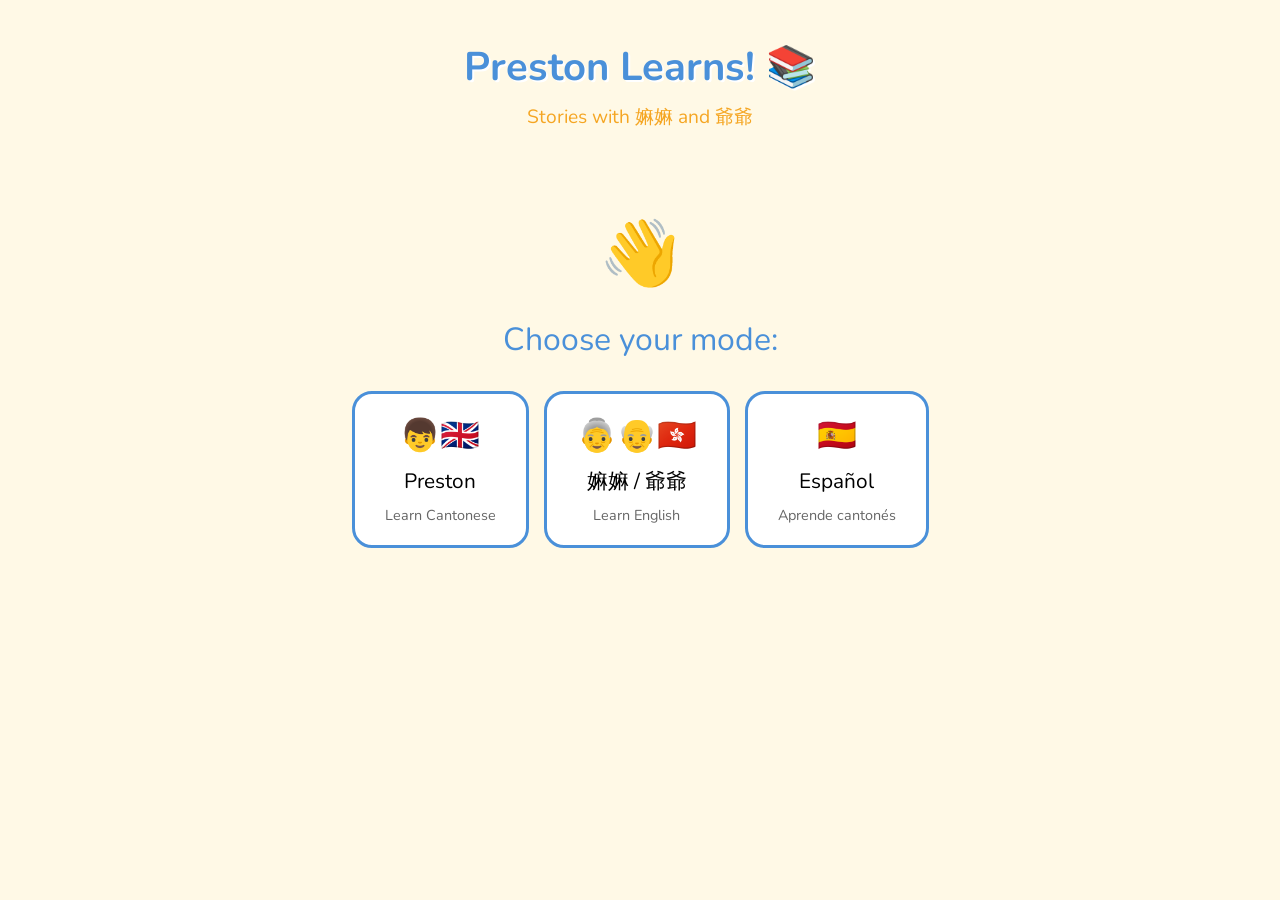
<file: index.html>
<!DOCTYPE html>
<html lang="en">
<head>
  <meta charset="UTF-8">
  <meta name="viewport" content="width=device-width, initial-scale=1.0">
  <meta name="apple-mobile-web-app-capable" content="yes">
  <meta name="apple-mobile-web-app-status-bar-style" content="default">
  <title>Preston Learns 🍎🚒</title>
  <link rel="stylesheet" href="css/style.css">
  <style>
    .welcome-emoji {
      font-size: 4rem;
      margin: 20px 0;
    }
    .greeting {
      font-size: 2rem;
      color: var(--primary);
      margin-bottom: 30px;
    }
    .mode-selector {
      display: flex;
      gap: 15px;
      justify-content: center;
      margin: 30px 0;
      flex-wrap: wrap;
    }
    .mode-btn {
      padding: 20px 30px;
      font-size: 1.3rem;
      border: 3px solid var(--primary);
      border-radius: 20px;
      background: white;
      cursor: pointer;
      transition: all 0.2s;
      font-family: inherit;
    }
    .mode-btn:hover, .mode-btn.active {
      background: var(--primary);
      color: white;
      transform: scale(1.05);
    }
    .mode-btn .flag {
      font-size: 2rem;
      display: block;
      margin-bottom: 10px;
    }
    .mode-description {
      font-size: 0.9rem;
      color: #666;
      margin-top: 10px;
    }
  </style>
</head>
<body>
  <div class="app">
    <header class="header">
      <h1 id="main-title">Preston Learns! 📚</h1>
      <p class="subtitle" id="main-subtitle">Stories with 嫲嫲 and 爺爺</p>
    </header>

    <main class="home">
      <div class="welcome-emoji">👋</div>
      <p class="greeting" id="greeting">Choose your mode:</p>
      
      <div class="mode-selector">
        <button class="mode-btn" onclick="setMode('preston')">
          <span class="flag">👦🇬🇧</span>
          Preston
          <div class="mode-description">Learn Cantonese</div>
        </button>
        <button class="mode-btn" onclick="setMode('grandparents')">
          <span class="flag">👵👴🇭🇰</span>
          嫲嫲 / 爺爺
          <div class="mode-description">Learn English</div>
        </button>
        <button class="mode-btn" onclick="setMode('spanish')">
          <span class="flag">🇪🇸</span>
          Español
          <div class="mode-description">Aprende cantonés</div>
        </button>
      </div>

      <div class="story-cards" id="story-cards" style="display: none;">
        <a href="#" class="story-card" id="card-fruit">
          <div class="emoji">🍎🍇🍌</div>
          <h3 id="card-fruit-title">嫲嫲's Fruit Stand</h3>
          <p id="card-fruit-desc">Learn fruit names!</p>
        </a>

        <a href="#" class="story-card" id="card-firetruck">
          <div class="emoji">🚒🔥🐱</div>
          <h3 id="card-firetruck-title">Firetruck Rescue</h3>
          <p id="card-firetruck-desc">Help rescue kitties and count!</p>
        </a>

        <a href="#" class="story-card" id="card-garbage">
          <div class="emoji">🚛♻️📦</div>
          <h3 id="card-garbage-title">Garbage Truck Day</h3>
          <p id="card-garbage-desc">Learn adding and subtracting!</p>
        </a>

        <a href="#" class="story-card" id="card-mittens">
          <div class="emoji">🐱🐟🍗</div>
          <h3 id="card-mittens-title">Feeding Mittens</h3>
          <p id="card-mittens-desc">Learn what cats can eat!</p>
        </a>

        <a href="#" class="story-card" id="card-baseball">
          <div class="emoji">⚾🏏🏃</div>
          <h3 id="card-baseball-title">Baseball Adventure</h3>
          <p id="card-baseball-desc">Learn baseball words in Cantonese!</p>
        </a>

        <a href="games/vowel-sort/index.html" class="story-card">
          <div class="emoji">🪄✨</div>
          <h3>Magic E Adventure</h3>
          <p>Learn how E changes words!</p>
        </a>
      </div>
    </main>
  </div>

  <script>
    const modes = {
      preston: {
        title: "Preston Learns! 📚",
        subtitle: "Stories with 嫲嫲 and 爺爺",
        greeting: "Hi Preston! 👋",
        cards: {
          fruit: { title: "嫲嫲's Fruit Stand", desc: "Learn fruit names in Cantonese!", href: "stories/fruit-stand/index.html?mode=preston" },
          firetruck: { title: "Firetruck Rescue", desc: "Count and learn Cantonese!", href: "stories/firetruck/index.html?mode=preston" },
          garbage: { title: "Garbage Truck Day", desc: "Math + Cantonese!", href: "stories/garbage-truck/index.html?mode=preston" },
          mittens: { title: "Feeding Mittens", desc: "Learn what cats can eat!", href: "stories/feeding-mittens/index.html?mode=preston" },
          baseball: { title: "Baseball Adventure", desc: "Baseball words in Cantonese!", href: "stories/baseball/index.html?mode=preston" }
        }
      },
      grandparents: {
        title: "學英文! 📚",
        subtitle: "同 Preston 一齊學",
        greeting: "你好! 👋",
        cards: {
          fruit: { title: "生果檔", desc: "學生果嘅英文!", href: "stories/fruit-stand/index.html?mode=grandparents" },
          firetruck: { title: "消防車救援", desc: "數數同學英文!", href: "stories/firetruck/index.html?mode=grandparents" },
          garbage: { title: "垃圾車日", desc: "數學同英文!", href: "stories/garbage-truck/index.html?mode=grandparents" },
          mittens: { title: "餵貓仔", desc: "學貓可以食咩!", href: "stories/feeding-mittens/index.html?mode=grandparents" },
          baseball: { title: "棒球大冒險", desc: "學棒球英文!", href: "stories/baseball/index.html?mode=grandparents" }
        }
      },
      spanish: {
        title: "Preston Aprende! 📚",
        subtitle: "Cuentos con 嫲嫲 y 爺爺",
        greeting: "¡Hola! 👋",
        cards: {
          fruit: { title: "El Puesto de Fruta", desc: "Aprende frutas en cantonés!", href: "stories/fruit-stand/index.html?mode=spanish" },
          firetruck: { title: "Rescate de Bomberos", desc: "Cuenta y aprende cantonés!", href: "stories/firetruck/index.html?mode=spanish" },
          garbage: { title: "Día del Camión de Basura", desc: "Matemáticas + cantonés!", href: "stories/garbage-truck/index.html?mode=spanish" },
          mittens: { title: "Dando de Comer a Mittens", desc: "Aprende qué comen los gatos!", href: "stories/feeding-mittens/index.html?mode=spanish" },
          baseball: { title: "Aventura de Béisbol", desc: "Palabras de béisbol en cantonés!", href: "stories/baseball/index.html?mode=spanish" }
        }
      }
    };

    function setMode(mode) {
      localStorage.setItem('learningMode', mode);
      updateUI(mode);
    }

    function updateUI(mode) {
      const m = modes[mode];
      
      if (!m) return;
      
      // Update header
      document.getElementById('main-title').textContent = m.title;
      document.getElementById('main-subtitle').textContent = m.subtitle;
      document.getElementById('greeting').textContent = m.greeting;
      
      // Update cards
      document.getElementById('card-fruit-title').textContent = m.cards.fruit.title;
      document.getElementById('card-fruit-desc').textContent = m.cards.fruit.desc;
      document.getElementById('card-fruit').href = m.cards.fruit.href;
      
      document.getElementById('card-firetruck-title').textContent = m.cards.firetruck.title;
      document.getElementById('card-firetruck-desc').textContent = m.cards.firetruck.desc;
      document.getElementById('card-firetruck').href = m.cards.firetruck.href;
      
      document.getElementById('card-garbage-title').textContent = m.cards.garbage.title;
      document.getElementById('card-garbage-desc').textContent = m.cards.garbage.desc;
      document.getElementById('card-garbage').href = m.cards.garbage.href;
      
      document.getElementById('card-mittens-title').textContent = m.cards.mittens.title;
      document.getElementById('card-mittens-desc').textContent = m.cards.mittens.desc;
      document.getElementById('card-mittens').href = m.cards.mittens.href;
      
      document.getElementById('card-baseball-title').textContent = m.cards.baseball.title;
      document.getElementById('card-baseball-desc').textContent = m.cards.baseball.desc;
      document.getElementById('card-baseball').href = m.cards.baseball.href;
      
      // Show story cards
      document.getElementById('story-cards').style.display = 'flex';
      document.getElementById('story-cards').style.flexDirection = 'column';
      
      // Update button states
      const modeIndex = { preston: 0, grandparents: 1, spanish: 2 };
      document.querySelectorAll('.mode-btn').forEach((btn, i) => {
        btn.classList.toggle('active', i === modeIndex[mode]);
      });
    }

    // Check for saved mode or URL param on load
    document.addEventListener('DOMContentLoaded', () => {
      const urlParams = new URLSearchParams(window.location.search);
      const urlMode = urlParams.get('mode');
      const saved = urlMode || localStorage.getItem('learningMode');
      const modeIndex = { preston: 0, grandparents: 1, spanish: 2 };
      if (saved && modeIndex[saved] !== undefined) {
        updateUI(saved);
        document.querySelectorAll('.mode-btn')[modeIndex[saved]].classList.add('active');
      }
    });
  </script>
</body>
</html>
</file>
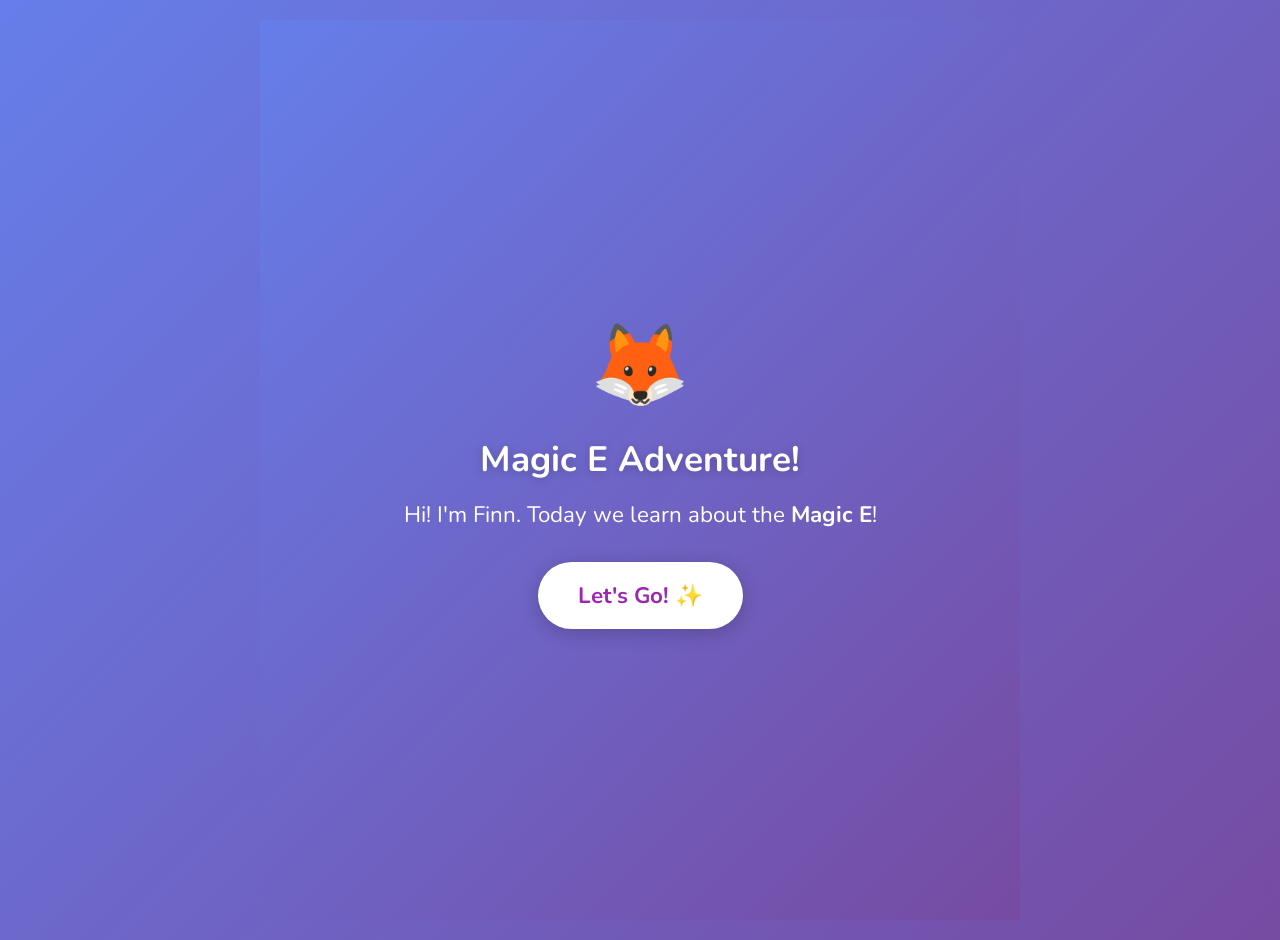
<file: games/vowel-sort/index.html>
<!DOCTYPE html>
<html lang="en">
<head>
  <meta charset="UTF-8">
  <meta name="viewport" content="width=device-width, initial-scale=1.0, maximum-scale=5.0">
  <meta name="apple-mobile-web-app-capable" content="yes">
  <meta name="apple-mobile-web-app-status-bar-style" content="default">
  <title>Magic E Adventure 🪄</title>
  <link rel="stylesheet" href="../../css/style.css">
  <link rel="stylesheet" href="game.css">
</head>
<body>
  <div class="app game-app">
    
    <!-- ============================================ -->
    <!-- PHASE 1: DISCOVER (I Do) - Teacher Models   -->
    <!-- ============================================ -->
    <div class="phase-screen phase-discover" id="phaseDiscover">
      <div class="phase-content">
        
        <!-- Intro screen -->
        <div class="discover-step active" data-step="intro">
          <div class="character">🦊</div>
          <h1>Magic E Adventure!</h1>
          <p class="intro-text">Hi! I'm Finn. Today we learn about the <strong>Magic E</strong>!</p>
          <button class="big-btn" id="startDiscover">Let's Go! ✨</button>
        </div>
        
        <!-- Transformation demo screens (3 word pairs) -->
        <div class="discover-step" data-step="demo1">
          <div class="transformation-container">
            <div class="word-display">
              <span class="letter">c</span>
              <span class="letter vowel">a</span>
              <span class="letter">p</span>
              <span class="letter magic-e hidden">e</span>
            </div>
            <div class="word-emoji" id="demoEmoji1">🧢</div>
            <div class="word-label" id="demoLabel1">cap</div>
          </div>
          <p class="demo-instruction" id="demoInstruction1">This is <strong>cap</strong>. Listen...</p>
          <button class="magic-wand-btn hidden" id="addMagicE1">
            <span class="wand">🪄</span>
            <span>Add Magic E!</span>
          </button>
          <button class="next-btn hidden" id="nextDemo1">Next →</button>
        </div>
        
        <div class="discover-step" data-step="demo2">
          <div class="transformation-container">
            <div class="word-display">
              <span class="letter">t</span>
              <span class="letter vowel">a</span>
              <span class="letter">p</span>
              <span class="letter magic-e hidden">e</span>
            </div>
            <div class="word-emoji" id="demoEmoji2">🚰</div>
            <div class="word-label" id="demoLabel2">tap</div>
          </div>
          <p class="demo-instruction" id="demoInstruction2">This is <strong>tap</strong>. Listen...</p>
          <button class="magic-wand-btn hidden" id="addMagicE2">
            <span class="wand">🪄</span>
            <span>Add Magic E!</span>
          </button>
          <button class="next-btn hidden" id="nextDemo2">Next →</button>
        </div>
        
        <div class="discover-step" data-step="demo3">
          <div class="transformation-container">
            <div class="word-display">
              <span class="letter">h</span>
              <span class="letter vowel">a</span>
              <span class="letter">t</span>
              <span class="letter magic-e hidden">e</span>
            </div>
            <div class="word-emoji" id="demoEmoji3">🎩</div>
            <div class="word-label" id="demoLabel3">hat</div>
          </div>
          <p class="demo-instruction" id="demoInstruction3">This is <strong>hat</strong>. Listen...</p>
          <button class="magic-wand-btn hidden" id="addMagicE3">
            <span class="wand">🪄</span>
            <span>Add Magic E!</span>
          </button>
          <button class="next-btn hidden" id="nextDemo3">Next →</button>
        </div>
        
        <!-- Summary before practice -->
        <div class="discover-step" data-step="summary">
          <div class="character">🦊</div>
          <h2>The Magic E Rule!</h2>
          <p class="rule-text">When we add <strong>E</strong> to the end...</p>
          <p class="rule-text">The <strong>A</strong> says its name: <strong>"AY"</strong>!</p>
          <div class="example-pairs">
            <span class="pair">cap → cape</span>
            <span class="pair">tap → tape</span>
            <span class="pair">hat → hate</span>
          </div>
          <button class="big-btn" id="startPredict">Now You Try! 🎯</button>
        </div>
        
      </div>
    </div>
    
    <!-- ============================================ -->
    <!-- PHASE 2: PREDICT (We Do) - Guided Practice  -->
    <!-- ============================================ -->
    <div class="phase-screen phase-predict hidden" id="phasePredict">
      <header class="game-header">
        <span class="phase-label">Your Turn!</span>
        <div class="progress-dots" id="predictProgress">
          <!-- Dots injected by JS -->
        </div>
      </header>
      
      <div class="phase-content">
        <div class="predict-container">
          <p class="predict-prompt" id="predictPrompt">What happens when we add Magic E?</p>
          
          <div class="transformation-container interactive">
            <div class="word-display" id="predictWord">
              <!-- Letters injected by JS -->
            </div>
            <div class="word-emoji" id="predictEmoji">🧘</div>
            <div class="word-label" id="predictLabel">mat</div>
          </div>
          
          <button class="magic-wand-btn big" id="predictAddE">
            <span class="wand">🪄</span>
            <span>Tap to add Magic E!</span>
          </button>
          
          <div class="predict-result hidden" id="predictResult">
            <p class="result-text" id="resultText">mat → mate!</p>
            <button class="next-btn" id="predictNext">Next Word →</button>
          </div>
        </div>
      </div>
    </div>
    
    <!-- ============================================ -->
    <!-- PHASE 3: SORT (You Do) - Independent Practice -->
    <!-- ============================================ -->
    <div class="phase-screen phase-sort hidden" id="phaseSort">
      <header class="game-header">
        <a href="../../index.html" class="back-btn" aria-label="Go home">🏠</a>
        <div class="star-container" id="starContainer">
          <!-- Stars injected by JS -->
        </div>
        <button class="info-btn" id="infoBtn" aria-label="Parent info">ℹ️</button>
      </header>
      
      <div class="phase-content">
        <div class="sort-container">
          <p class="sort-prompt">Does this word have Magic E?</p>
          
          <div class="word-card" id="sortWordCard">
            <button class="play-word-btn" id="playSortWord" aria-label="Play word">🔊</button>
            <div class="word-emoji" id="sortEmoji">🧢</div>
            <div class="word-text" id="sortWord">cap</div>
          </div>
          
          <div class="sort-buckets">
            <button class="sort-bucket no-magic" id="bucketNo" data-type="short">
              <span class="bucket-icon">🚫</span>
              <span class="bucket-label">No Magic E</span>
              <span class="bucket-example">cap, hat, tap</span>
            </button>
            <button class="sort-bucket yes-magic" id="bucketYes" data-type="long">
              <span class="bucket-icon">✨</span>
              <span class="bucket-label">Magic E!</span>
              <span class="bucket-example">cape, hate, tape</span>
            </button>
          </div>
        </div>
      </div>
    </div>
    
    <!-- ============================================ -->
    <!-- END SCREEN                                   -->
    <!-- ============================================ -->
    <div class="phase-screen phase-end hidden" id="phaseEnd">
      <div class="phase-content">
        <div class="end-container">
          <div class="end-character">🦊</div>
          <h2 id="endTitle">Amazing! 🎉</h2>
          <div class="final-stars" id="finalStars">
            <!-- Stars injected by JS -->
          </div>
          <p id="endMessage">You learned the Magic E!</p>
          <div class="end-buttons">
            <button class="big-btn" id="playAgain">
              <span>🔄</span> Play Again
            </button>
            <a href="../../index.html" class="home-link">
              <span>🏠</span> Home
            </a>
          </div>
        </div>
      </div>
    </div>
    
    <!-- ============================================ -->
    <!-- PARENT INFO MODAL                            -->
    <!-- ============================================ -->
    <div class="modal-overlay hidden" id="parentModal">
      <div class="modal-content">
        <button class="modal-close" id="closeModal">✕</button>
        <h2>📚 For Parents</h2>
        
        <div class="modal-section">
          <h3>What This Teaches</h3>
          <p>The <strong>Magic E</strong> (or "Silent E") rule: when a word ends in vowel-consonant-E, the E is silent but makes the vowel "say its name."</p>
          <ul>
            <li>cap → cape (A says "ay")</li>
            <li>hop → hope (O says "oh")</li>
            <li>kit → kite (I says "eye")</li>
          </ul>
        </div>
        
        <div class="modal-section">
          <h3>Learning Progression</h3>
          <ol>
            <li><strong>Discover:</strong> Finn shows word transformations</li>
            <li><strong>Predict:</strong> Child adds the Magic E themselves</li>
            <li><strong>Sort:</strong> Identify which words have Magic E</li>
          </ol>
        </div>
        
        <div class="modal-section">
          <h3>How to Help</h3>
          <ul>
            <li>Exaggerate vowel sounds: "c-AAA-p" vs "c-AY-pe"</li>
            <li>In real life, point out Magic E words (cake, bike, home)</li>
            <li>Play "What if we add Magic E?" with CVC words</li>
          </ul>
        </div>
        
        <button class="modal-done" id="modalDone">Got It!</button>
      </div>
    </div>
    
    <!-- ============================================ -->
    <!-- FEEDBACK OVERLAY                             -->
    <!-- ============================================ -->
    <div class="feedback-overlay" id="feedbackOverlay">
      <span class="feedback-icon" id="feedbackIcon">✅</span>
    </div>
    
    <!-- ============================================ -->
    <!-- SPARKLE CONTAINER (for animations)           -->
    <!-- ============================================ -->
    <div class="sparkle-container" id="sparkleContainer"></div>

  </div>

  <script src="game.js"></script>
</body>
</html>
</file>
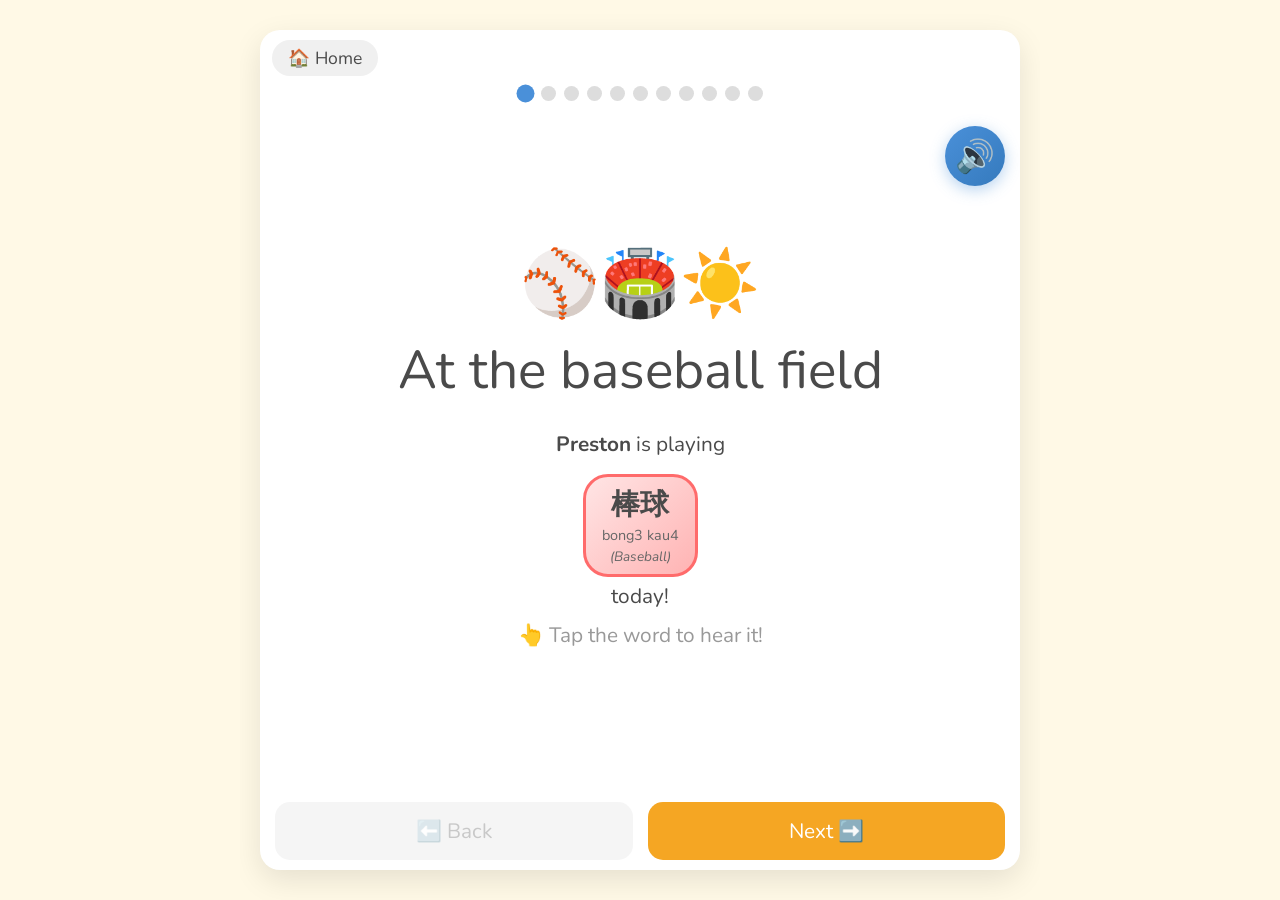
<file: stories/baseball/index.html>
<!DOCTYPE html>
<html lang="en">
<head>
  <meta charset="UTF-8">
  <meta name="viewport" content="width=device-width, initial-scale=1.0">
  <meta name="apple-mobile-web-app-capable" content="yes">
  <title>Baseball Adventure | Preston Learns</title>
  <link rel="stylesheet" href="../../css/style.css">
</head>
<body class="story-mode">
  <div class="app">
    <div class="storybook">
      <div class="storybook-header">
        <button class="home-btn" onclick="goHome()">🏠 Home</button>
      </div>
      <div class="progress" id="progress"></div>

      <div class="story-page" id="story-content">
        <!-- Content loaded by JS -->
      </div>

      <div class="nav-buttons">
        <button class="nav-btn prev" id="prev-btn" onclick="prevPage()">⬅️ Back</button>
        <button class="nav-btn next" id="next-btn" onclick="nextPage()">Next ➡️</button>
      </div>
    </div>
  </div>

  <!-- Celebration Modal -->
  <div class="celebration" id="celebration" style="display: none;">
    <div class="celebration-content">
      <h2>🎉 叻仔! Home Run!</h2>
      <div class="stars">⭐⭐⭐</div>
      <p>You hit a home run and learned baseball words!</p>
      <br>
      <button class="nav-btn next" onclick="goHome()">🏠 Home</button>
    </div>
  </div>

  <script src="story.js"></script>
</body>
</html>
</file>
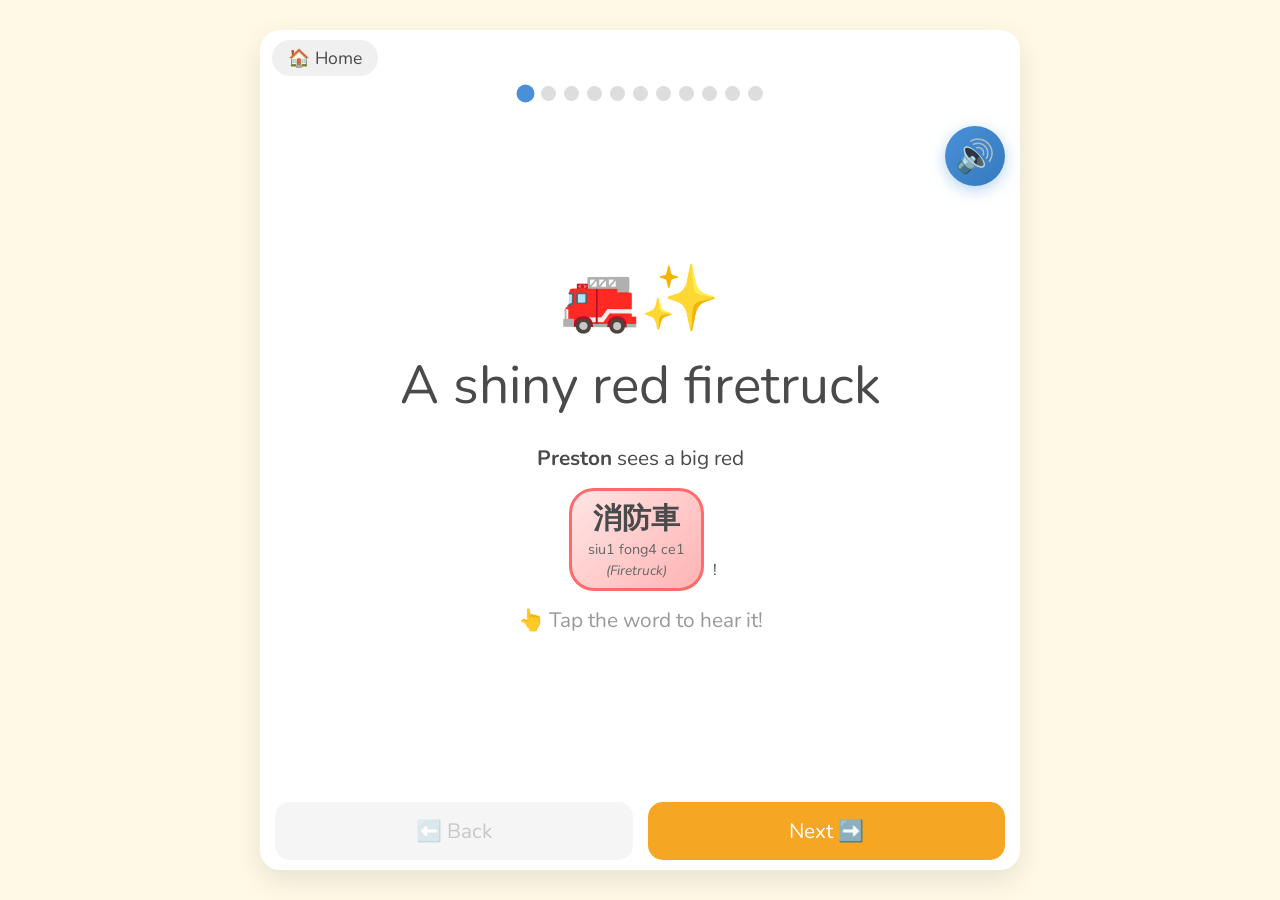
<file: stories/firetruck/index.html>
<!DOCTYPE html>
<html lang="en">
<head>
  <meta charset="UTF-8">
  <meta name="viewport" content="width=device-width, initial-scale=1.0">
  <meta name="apple-mobile-web-app-capable" content="yes">
  <title>Firetruck Rescue | Preston Learns</title>
  <link rel="stylesheet" href="../../css/style.css">
</head>
<body class="story-mode">
  <div class="app">
    <div class="storybook">
      <div class="storybook-header">
        <button class="home-btn" onclick="goHome()">🏠 Home</button>
      </div>
      <div class="progress" id="progress"></div>
      
      <div class="story-page" id="story-content">
        <!-- Content loaded by JS -->
      </div>
      
      <div class="nav-buttons">
        <button class="nav-btn prev" id="prev-btn" onclick="prevPage()">⬅️ Back</button>
        <button class="nav-btn next" id="next-btn" onclick="nextPage()">Next ➡️</button>
      </div>
    </div>
  </div>

  <!-- Celebration Modal -->
  <div class="celebration" id="celebration" style="display: none;">
    <div class="celebration-content">
      <h2>🎉 叻仔! Good job!</h2>
      <div class="stars">⭐⭐⭐</div>
      <p>You helped the firetruck save the day!</p>
      <br>
      <button class="nav-btn next" onclick="goHome()">🏠 Home</button>
    </div>
  </div>

  <script src="story.js"></script>
</body>
</html>
</file>
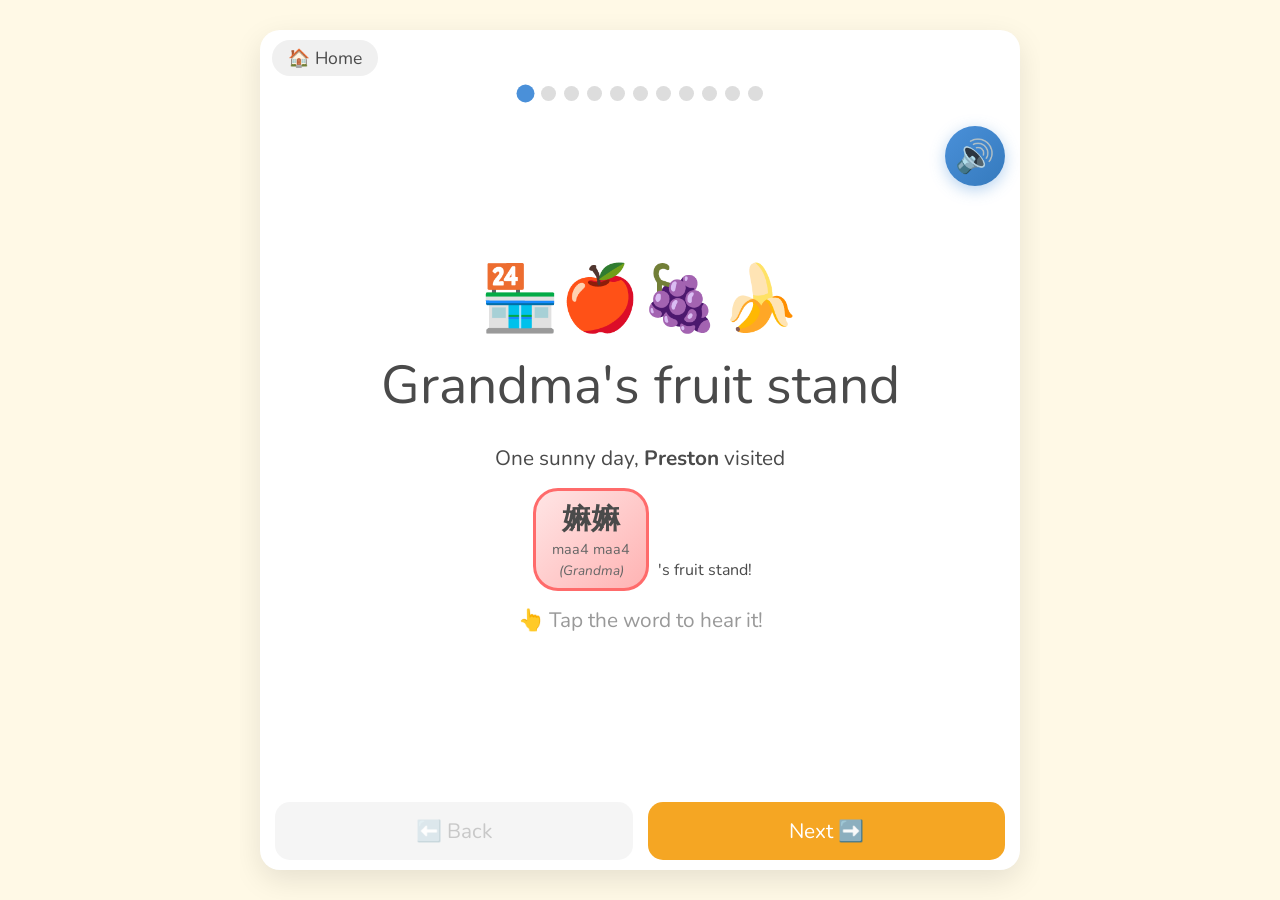
<file: stories/fruit-stand/index.html>
<!DOCTYPE html>
<html lang="en">
<head>
  <meta charset="UTF-8">
  <meta name="viewport" content="width=device-width, initial-scale=1.0">
  <meta name="apple-mobile-web-app-capable" content="yes">
  <title>嫲嫲's Fruit Stand | Preston Learns</title>
  <link rel="stylesheet" href="../../css/style.css">
</head>
<body class="story-mode">
  <div class="app">
    <div class="storybook">
      <div class="storybook-header">
        <button class="home-btn" onclick="goHome()">🏠 Home</button>
      </div>
      <div class="progress" id="progress"></div>
      
      <div class="story-page" id="story-content">
        <!-- Content loaded by JS -->
      </div>
      
      <div class="nav-buttons">
        <button class="nav-btn prev" id="prev-btn" onclick="prevPage()">⬅️ Back</button>
        <button class="nav-btn next" id="next-btn" onclick="nextPage()">Next ➡️</button>
      </div>
    </div>
  </div>

  <!-- Celebration Modal -->
  <div class="celebration" id="celebration" style="display: none;">
    <div class="celebration-content">
      <h2>🎉 叻仔! Good job!</h2>
      <div class="stars">⭐⭐⭐</div>
      <p>You learned fruits with 嫲嫲!</p>
      <br>
      <button class="nav-btn next" onclick="goHome()">🏠 Home</button>
    </div>
  </div>

  <script src="story.js"></script>
</body>
</html>
</file>
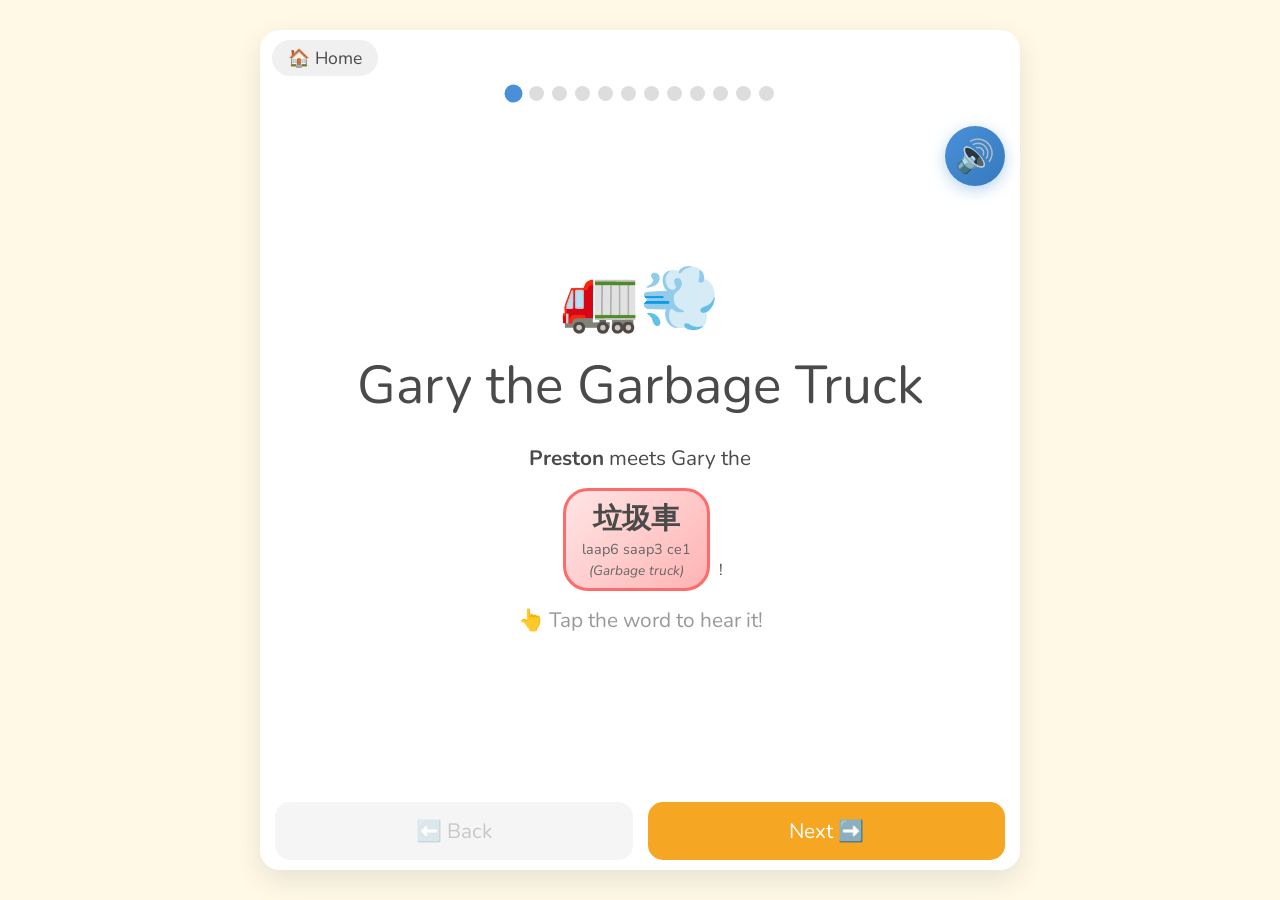
<file: stories/garbage-truck/index.html>
<!DOCTYPE html>
<html lang="en">
<head>
  <meta charset="UTF-8">
  <meta name="viewport" content="width=device-width, initial-scale=1.0">
  <meta name="apple-mobile-web-app-capable" content="yes">
  <title>Garbage Truck Day | Preston Learns</title>
  <link rel="stylesheet" href="../../css/style.css">
</head>
<body class="story-mode">
  <div class="app">
    <div class="storybook">
      <div class="storybook-header">
        <button class="home-btn" onclick="goHome()">🏠 Home</button>
      </div>
      <div class="progress" id="progress"></div>
      
      <div class="story-page" id="story-content">
        <!-- Content loaded by JS -->
      </div>
      
      <div class="nav-buttons">
        <button class="nav-btn prev" id="prev-btn" onclick="prevPage()">⬅️ Back</button>
        <button class="nav-btn next" id="next-btn" onclick="nextPage()">Next ➡️</button>
      </div>
    </div>
  </div>

  <!-- Celebration Modal -->
  <div class="celebration" id="celebration" style="display: none;">
    <div class="celebration-content">
      <h2>🎉 叻仔! Good job!</h2>
      <div class="stars">⭐⭐⭐</div>
      <p>You helped Gary collect all the trash!</p>
      <br>
      <button class="nav-btn next" onclick="goHome()">🏠 Home</button>
    </div>
  </div>

  <script src="story.js"></script>
</body>
</html>
</file>
<file: css/style.css>
/* Preston Learns - Main Styles */
/* Bluey-inspired, friendly, accessible for 3-year-olds */

/* Clean, readable font for early readers */
@import url('https://fonts.googleapis.com/css2?family=Nunito:wght@400;600;700&display=swap');

:root {
  --primary: #4A90D9;      /* Friendly blue */
  --secondary: #F5A623;    /* Warm orange */
  --success: #7ED321;      /* Happy green */
  --background: #FFF9E6;   /* Warm cream */
  --text: #4A4A4A;         /* Soft dark */
  --white: #FFFFFF;
  --shadow: rgba(0, 0, 0, 0.1);
}

* {
  box-sizing: border-box;
  margin: 0;
  padding: 0;
}

body {
  font-family: 'Nunito', 'Verdana', 'Arial Rounded MT Bold', sans-serif;
  background: var(--background);
  color: var(--text);
  min-height: 100vh;
  min-height: 100dvh; /* Dynamic viewport height for mobile */
  overflow-x: hidden;
}

/* Lock viewport when in story mode */
body.story-mode {
  overflow: hidden;
  position: fixed;
  width: 100%;
  height: 100vh;
  height: 100dvh;
}

/* Main container */
.app {
  max-width: 800px;
  margin: 0 auto;
  padding: 20px;
  min-height: 100vh;
  min-height: 100dvh;
  display: flex;
  flex-direction: column;
  box-sizing: border-box;
}

/* Only lock height/overflow when in story mode */
body.story-mode .app {
  height: 100vh;
  height: 100dvh;
  overflow: hidden;
}

/* Header */
.header {
  text-align: center;
  padding: 20px 0;
}

.header h1 {
  font-size: 2.5rem;
  color: var(--primary);
  text-shadow: 2px 2px 0 var(--white);
}

.header .subtitle {
  font-size: 1.2rem;
  color: var(--secondary);
  margin-top: 10px;
}

/* Story book container */
.storybook {
  flex: 1;
  display: flex;
  flex-direction: column;
  background: var(--white);
  border-radius: 20px;
  box-shadow: 0 10px 30px var(--shadow);
  overflow: hidden;
  margin: 10px 0;
  min-height: 0; /* Important for flex children to shrink */
}

/* Lock storybook height only in story mode */
body.story-mode .storybook {
  max-height: calc(100vh - 60px);
  max-height: calc(100dvh - 60px);
}

/* Story page */
.story-page {
  flex: 1;
  display: flex;
  flex-direction: column;
  padding: 20px;
  text-align: center;
  animation: fadeIn 0.5s ease;
  overflow: hidden;
  min-height: 0; /* Allow flex shrinking */
  justify-content: center;
}

@keyframes fadeIn {
  from { opacity: 0; transform: translateY(20px); }
  to { opacity: 1; transform: translateY(0); }
}

/* Story image */
.story-image {
  flex: 0 1 auto;
  display: flex;
  align-items: center;
  justify-content: center;
  padding: 10px;
  min-height: 0;
}

.story-image img {
  max-width: 100%;
  max-height: 300px;
  border-radius: 15px;
  box-shadow: 0 5px 15px var(--shadow);
}

/* Story text */
.story-text {
  padding: 10px 20px;
  flex: 0 1 auto;
}

.story-text p {
  font-size: 1.3rem;
  line-height: 1.4;
  margin-bottom: 10px;
}

/* Cantonese word highlight */
.cantonese {
  display: inline-block;
  background: linear-gradient(135deg, #FFE5E5, #FFB3B3);
  padding: 8px 16px;
  border-radius: 25px;
  margin: 5px;
  cursor: pointer;
  transition: transform 0.2s, box-shadow 0.2s;
  border: 3px solid #FF6B6B;
}

.cantonese:hover, .cantonese:active {
  transform: scale(1.1);
  box-shadow: 0 5px 15px rgba(255, 107, 107, 0.4);
}

.cantonese .chinese {
  font-size: 1.8rem;
  display: block;
  font-weight: bold;
}

.cantonese .jyutping {
  font-size: 0.9rem;
  color: #666;
  display: block;
}

.cantonese .english {
  font-size: 0.8rem;
  color: #999;
  display: block;
}

/* English hint shown under Cantonese words (Preston mode) */
.cantonese .english-hint {
  font-size: 0.85rem;
  color: #666;
  display: block;
  margin-top: 2px;
  font-style: italic;
}

/* Read Aloud Button - prominent speaker button */
.read-aloud-btn {
  position: absolute;
  top: 15px;
  right: 15px;
  width: 60px;
  height: 60px;
  border-radius: 50%;
  background: linear-gradient(135deg, #4A90D9, #357ABD);
  border: none;
  font-size: 2rem;
  cursor: pointer;
  box-shadow: 0 4px 15px rgba(74, 144, 217, 0.4);
  transition: transform 0.2s, box-shadow 0.2s;
  z-index: 10;
}

.read-aloud-btn:hover, .read-aloud-btn:active {
  transform: scale(1.1);
  box-shadow: 0 6px 20px rgba(74, 144, 217, 0.5);
}

.read-aloud-btn.speaking {
  animation: speakingPulse 0.8s ease infinite;
  background: linear-gradient(135deg, #7ED321, #5CB512);
}

@keyframes speakingPulse {
  0%, 100% { transform: scale(1); box-shadow: 0 4px 15px rgba(126, 211, 33, 0.4); }
  50% { transform: scale(1.1); box-shadow: 0 6px 25px rgba(126, 211, 33, 0.6); }
}

/* Make story-page relative for absolute positioning of read button */
.story-page {
  position: relative;
}

/* Interactive elements */
.tap-hint {
  font-size: 0.9rem;
  color: #999;
  margin-top: 10px;
}

.tap-hint::before {
  content: '👆 ';
}

/* Counting game */
.counting-game {
  display: flex;
  flex-wrap: wrap;
  justify-content: center;
  gap: 10px;
  padding: 10px;
}

.count-item {
  width: 60px;
  height: 60px;
  display: flex;
  align-items: center;
  justify-content: center;
  font-size: 2.5rem;
  cursor: pointer;
  transition: transform 0.2s;
  animation: bounce 0.5s ease calc(var(--i) * 0.1s);
}

@keyframes bounce {
  0%, 100% { transform: translateY(0); }
  50% { transform: translateY(-10px); }
}

.count-item:active {
  transform: scale(1.2);
}

.count-item.counted {
  opacity: 0.5;
}

/* Answer buttons */
.answers {
  display: flex;
  justify-content: center;
  gap: 12px;
  padding: 10px;
  flex-wrap: wrap;
}

.answer-btn {
  font-size: 1.5rem;
  padding: 15px 25px;
  border: none;
  border-radius: 15px;
  cursor: pointer;
  transition: transform 0.2s, box-shadow 0.2s;
  font-family: inherit;
}

.answer-btn:hover, .answer-btn:active {
  transform: scale(1.05);
}

.answer-btn.correct {
  background: var(--success);
  color: white;
}

.answer-btn.option {
  background: var(--primary);
  color: white;
}

.answer-btn.selected-correct {
  animation: celebrate 0.5s ease;
  background: var(--success);
}

.answer-btn.selected-wrong {
  animation: shake 0.5s ease;
  background: #FF6B6B;
}

@keyframes celebrate {
  0%, 100% { transform: scale(1); }
  50% { transform: scale(1.2) rotate(5deg); }
}

@keyframes shake {
  0%, 100% { transform: translateX(0); }
  25% { transform: translateX(-10px); }
  75% { transform: translateX(10px); }
}

/* Navigation */
.nav-buttons {
  display: flex;
  justify-content: space-between;
  padding: 10px 15px;
  gap: 15px;
  flex-shrink: 0;
}

.nav-btn {
  flex: 1;
  padding: 15px;
  font-size: 1.3rem;
  border: none;
  border-radius: 15px;
  cursor: pointer;
  font-family: inherit;
  transition: transform 0.2s, opacity 0.2s;
}

.nav-btn:disabled {
  opacity: 0.3;
  cursor: not-allowed;
}

.nav-btn:not(:disabled):hover,
.nav-btn:not(:disabled):active {
  transform: scale(1.05);
}

.nav-btn.prev {
  background: #DDD;
  color: var(--text);
}

.nav-btn.next {
  background: var(--secondary);
  color: white;
}

/* Storybook header - home button + layout */
.storybook-header {
  display: flex;
  justify-content: flex-start;
  padding: 10px 12px 0;
  flex-shrink: 0;
}

.home-btn {
  background: #f0f0f0;
  border: none;
  font-size: 1.1rem;
  cursor: pointer;
  padding: 6px 16px;
  border-radius: 20px;
  color: var(--text);
  transition: background 0.2s, transform 0.2s;
  font-family: inherit;
  display: inline-flex;
  align-items: center;
  gap: 4px;
  flex-shrink: 0;
}

.home-btn:hover, .home-btn:active {
  background: #e0e0e0;
  transform: scale(1.05);
}

/* Progress dots */
.progress {
  display: flex;
  justify-content: center;
  gap: 8px;
  padding: 10px;
  flex-shrink: 0;
}

.progress-dot {
  width: 15px;
  height: 15px;
  border-radius: 50%;
  background: #DDD;
  transition: background 0.3s, transform 0.3s;
}

.progress-dot.active {
  background: var(--primary);
  transform: scale(1.2);
}

.progress-dot.completed {
  background: var(--success);
}

/* Celebration overlay */
.celebration {
  position: fixed;
  top: 0;
  left: 0;
  right: 0;
  bottom: 0;
  background: rgba(0, 0, 0, 0.7);
  display: flex;
  align-items: center;
  justify-content: center;
  z-index: 100;
  animation: fadeIn 0.3s ease;
}

.celebration-content {
  background: white;
  padding: 40px;
  border-radius: 30px;
  text-align: center;
  animation: popIn 0.5s ease;
}

@keyframes popIn {
  0% { transform: scale(0); }
  80% { transform: scale(1.1); }
  100% { transform: scale(1); }
}

.celebration h2 {
  font-size: 2.5rem;
  color: var(--success);
  margin-bottom: 20px;
}

.celebration .stars {
  font-size: 3rem;
  margin: 20px 0;
}

/* Home screen */
.home {
  text-align: center;
  padding: 40px 20px;
}

.story-cards {
  display: flex;
  flex-direction: column;
  gap: 20px;
  margin-top: 30px;
}

.story-card {
  background: white;
  border-radius: 20px;
  padding: 30px;
  box-shadow: 0 5px 20px var(--shadow);
  cursor: pointer;
  transition: transform 0.2s, box-shadow 0.2s;
  text-decoration: none;
  color: inherit;
}

.story-card:hover, .story-card:active {
  transform: translateY(-5px);
  box-shadow: 0 10px 30px var(--shadow);
}

.story-card h3 {
  font-size: 1.5rem;
  color: var(--primary);
  margin-bottom: 10px;
}

.story-card p {
  color: #666;
}

.story-card .emoji {
  font-size: 3rem;
  margin-bottom: 15px;
}

/* Audio button */
.audio-btn {
  background: none;
  border: none;
  font-size: 1.5rem;
  cursor: pointer;
  padding: 5px;
  transition: transform 0.2s;
}

.audio-btn:hover, .audio-btn:active {
  transform: scale(1.2);
}

.audio-btn.playing {
  animation: pulse 0.5s ease infinite;
}

@keyframes pulse {
  0%, 100% { transform: scale(1); }
  50% { transform: scale(1.2); }
}

/* Responsive */
@media (max-width: 600px) {
  .app {
    padding: 10px;
  }
  
  .header h1 {
    font-size: 1.6rem;
  }
  
  .story-text p {
    font-size: 1.1rem;
    margin-bottom: 8px;
  }
  
  .cantonese .chinese {
    font-size: 1.4rem;
  }
  
  .cantonese .jyutping {
    font-size: 0.8rem;
  }
  
  .cantonese .english-hint {
    font-size: 0.75rem;
  }
  
  .nav-btn {
    padding: 12px;
    font-size: 1.1rem;
  }
  
  .answer-btn {
    padding: 12px 20px;
    font-size: 1.3rem;
  }
  
  .count-item {
    width: 50px;
    height: 50px;
    font-size: 2rem;
  }
  
  .read-aloud-btn {
    width: 50px;
    height: 50px;
    font-size: 1.5rem;
    top: 10px;
    right: 10px;
  }
  
  .storybook {
    margin: 5px 0;
    border-radius: 15px;
  }
  
  .story-page {
    padding: 15px;
  }
}

/* Print styles for coloring pages */
@media print {
  body {
    background: white;
  }
  
  .nav-buttons,
  .progress,
  .audio-btn,
  .tap-hint {
    display: none;
  }
  
  .storybook {
    box-shadow: none;
  }
  
  .story-image img {
    filter: grayscale(100%) contrast(1.5);
  }
}
</file>
<file: games/vowel-sort/game.css>
/* Magic E Adventure - Game Styles
 * Three-phase learning game with visual transformations
 */

/* ============================================
   CSS VARIABLES
   ============================================ */
:root {
  --magic-purple: #9C27B0;
  --magic-purple-light: #E1BEE7;
  --magic-gold: #FFD700;
  --success: #4CAF50;
  --success-light: #E8F5E9;
  --error: #FF5252;
  --error-light: #FFEBEE;
  --primary: #4A90D9;
  --text: #333;
  --text-light: #666;
  --background: #f5f5f5;
}

/* ============================================
   BASE LAYOUT
   ============================================ */
* {
  box-sizing: border-box;
}

body {
  margin: 0;
  font-family: 'Nunito', -apple-system, BlinkMacSystemFont, sans-serif;
  background: linear-gradient(135deg, #667eea 0%, #764ba2 100%);
  min-height: 100vh;
}

.game-app {
  min-height: 100vh;
  min-height: 100dvh;
}

/* ============================================
   PHASE SCREENS
   ============================================ */
.phase-screen {
  min-height: 100vh;
  min-height: 100dvh;
  display: flex;
  flex-direction: column;
}

.phase-screen.hidden {
  display: none;
}

.phase-content {
  flex: 1;
  display: flex;
  align-items: center;
  justify-content: center;
  padding: 20px;
}

/* ============================================
   PHASE 1: DISCOVER
   ============================================ */
.phase-discover {
  background: linear-gradient(135deg, #667eea 0%, #764ba2 100%);
}

.discover-step {
  display: none;
  text-align: center;
  animation: fadeInUp 0.4s ease;
}

.discover-step.active {
  display: block;
}

@keyframes fadeInUp {
  from { opacity: 0; transform: translateY(20px); }
  to { opacity: 1; transform: translateY(0); }
}

.character {
  font-size: 5rem;
  animation: bounce 1s ease infinite;
  margin-bottom: 15px;
}

@keyframes bounce {
  0%, 100% { transform: translateY(0); }
  50% { transform: translateY(-15px); }
}

.phase-discover h1,
.phase-discover h2 {
  color: white;
  font-size: 2.2rem;
  margin: 15px 0;
  text-shadow: 0 2px 10px rgba(0,0,0,0.2);
}

.intro-text,
.rule-text {
  color: white;
  font-size: 1.4rem;
  margin: 10px 0;
  line-height: 1.5;
}

.big-btn {
  background: white;
  color: var(--magic-purple);
  border: none;
  padding: 18px 40px;
  font-size: 1.4rem;
  border-radius: 50px;
  font-weight: bold;
  cursor: pointer;
  box-shadow: 0 4px 20px rgba(0,0,0,0.2);
  transition: transform 0.2s;
  font-family: inherit;
  margin-top: 20px;
  display: inline-flex;
  align-items: center;
  gap: 10px;
}

.big-btn:active {
  transform: scale(0.95);
}

/* Transformation container */
.transformation-container {
  background: white;
  border-radius: 30px;
  padding: 30px 40px;
  margin: 20px 0;
  box-shadow: 0 10px 40px rgba(0,0,0,0.2);
}

.word-display {
  display: flex;
  justify-content: center;
  gap: 8px;
  margin-bottom: 15px;
}

.letter {
  font-size: 4rem;
  font-weight: bold;
  color: var(--text);
  font-family: 'Courier New', monospace;
  width: 70px;
  height: 80px;
  display: flex;
  align-items: center;
  justify-content: center;
  background: var(--background);
  border-radius: 15px;
  transition: all 0.3s ease;
}

.letter.vowel {
  color: var(--primary);
  background: #E3F2FD;
}

.letter.vowel.powered {
  color: var(--magic-purple);
  background: var(--magic-purple-light);
  animation: glow 0.5s ease infinite alternate;
}

@keyframes glow {
  from { box-shadow: 0 0 10px var(--magic-purple-light); }
  to { box-shadow: 0 0 25px var(--magic-purple); }
}

.letter.magic-e {
  color: var(--magic-purple);
  background: var(--magic-purple-light);
  border: 3px dashed var(--magic-purple);
}

.letter.magic-e.hidden {
  opacity: 0;
  transform: scale(0);
  width: 0;
  padding: 0;
  margin: 0;
}

.letter.magic-e.appearing {
  animation: magicAppear 0.6s ease forwards;
}

@keyframes magicAppear {
  0% { 
    opacity: 0; 
    transform: scale(0) rotate(-180deg);
    width: 0;
  }
  50% {
    width: 70px;
  }
  100% { 
    opacity: 1; 
    transform: scale(1) rotate(0deg);
    width: 70px;
  }
}

.word-emoji {
  font-size: 4rem;
  margin: 10px 0;
  transition: all 0.3s ease;
}

.word-label {
  font-size: 2rem;
  font-weight: bold;
  color: var(--text);
}

.demo-instruction {
  color: white;
  font-size: 1.3rem;
  margin: 15px 0;
}

.magic-wand-btn {
  background: linear-gradient(135deg, var(--magic-gold) 0%, #FFA000 100%);
  color: #333;
  border: none;
  padding: 15px 30px;
  font-size: 1.3rem;
  border-radius: 50px;
  font-weight: bold;
  cursor: pointer;
  font-family: inherit;
  display: inline-flex;
  align-items: center;
  gap: 10px;
  box-shadow: 0 4px 15px rgba(255, 215, 0, 0.4);
  transition: transform 0.2s;
  margin-top: 15px;
}

.magic-wand-btn:active {
  transform: scale(0.95);
}

.magic-wand-btn.big {
  padding: 20px 40px;
  font-size: 1.5rem;
}

.magic-wand-btn .wand {
  font-size: 1.5em;
  animation: wandWiggle 1s ease infinite;
}

@keyframes wandWiggle {
  0%, 100% { transform: rotate(-5deg); }
  50% { transform: rotate(5deg); }
}

.magic-wand-btn.hidden,
.next-btn.hidden {
  display: none;
}

.next-btn {
  background: rgba(255,255,255,0.2);
  color: white;
  border: 2px solid white;
  padding: 12px 25px;
  font-size: 1.1rem;
  border-radius: 30px;
  cursor: pointer;
  font-family: inherit;
  margin-top: 20px;
  transition: all 0.2s;
}

.next-btn:hover {
  background: rgba(255,255,255,0.3);
}

/* Summary screen */
.example-pairs {
  display: flex;
  flex-wrap: wrap;
  justify-content: center;
  gap: 15px;
  margin: 25px 0;
}

.pair {
  background: rgba(255,255,255,0.2);
  color: white;
  padding: 10px 20px;
  border-radius: 20px;
  font-size: 1.2rem;
  font-weight: 600;
}

/* ============================================
   PHASE 2: PREDICT
   ============================================ */
.phase-predict {
  background: linear-gradient(135deg, #11998e 0%, #38ef7d 100%);
}

.game-header {
  display: flex;
  justify-content: space-between;
  align-items: center;
  padding: 15px 20px;
  background: rgba(255,255,255,0.15);
  backdrop-filter: blur(10px);
}

.phase-label {
  color: white;
  font-size: 1.2rem;
  font-weight: bold;
}

.progress-dots {
  display: flex;
  gap: 8px;
}

.progress-dot {
  width: 12px;
  height: 12px;
  border-radius: 50%;
  background: rgba(255,255,255,0.3);
  transition: all 0.3s;
}

.progress-dot.done {
  background: white;
}

.progress-dot.current {
  background: var(--magic-gold);
  transform: scale(1.3);
}

.predict-container {
  text-align: center;
  width: 100%;
  max-width: 500px;
}

.predict-prompt {
  color: white;
  font-size: 1.4rem;
  margin-bottom: 20px;
}

.predict-result {
  margin-top: 20px;
  animation: fadeInUp 0.3s ease;
}

.predict-result.hidden {
  display: none;
}

.result-text {
  color: white;
  font-size: 1.8rem;
  font-weight: bold;
  margin-bottom: 15px;
}

/* ============================================
   PHASE 3: SORT
   ============================================ */
.phase-sort {
  background: linear-gradient(135deg, #4A90D9 0%, #667eea 100%);
}

.phase-sort .game-header {
  position: sticky;
  top: 0;
  z-index: 10;
}

.back-btn,
.info-btn {
  font-size: 1.6rem;
  background: rgba(255,255,255,0.2);
  border: none;
  padding: 10px 15px;
  border-radius: 12px;
  cursor: pointer;
  text-decoration: none;
  min-width: 48px;
  min-height: 48px;
  display: flex;
  align-items: center;
  justify-content: center;
}

.star-container {
  display: flex;
  gap: 5px;
}

.progress-star {
  font-size: 1.3rem;
  transition: transform 0.3s;
}

.progress-star.earned {
  animation: starPop 0.4s ease;
}

@keyframes starPop {
  0% { transform: scale(1); }
  50% { transform: scale(1.5); }
  100% { transform: scale(1); }
}

.progress-star.missed {
  opacity: 0.4;
}

.progress-star.pending {
  opacity: 0.3;
}

.sort-container {
  text-align: center;
  width: 100%;
  max-width: 500px;
}

.sort-prompt {
  color: white;
  font-size: 1.4rem;
  margin-bottom: 20px;
}

.word-card {
  background: white;
  border-radius: 25px;
  padding: 25px;
  margin-bottom: 30px;
  box-shadow: 0 10px 30px rgba(0,0,0,0.2);
}

.play-word-btn {
  width: 70px;
  height: 70px;
  border-radius: 50%;
  background: linear-gradient(135deg, #4A90D9, #357ABD);
  border: none;
  font-size: 2rem;
  cursor: pointer;
  margin-bottom: 10px;
  box-shadow: 0 4px 15px rgba(74, 144, 217, 0.4);
}

.word-card .word-emoji {
  font-size: 4rem;
  margin: 10px 0;
}

.word-text {
  font-size: 2.5rem;
  font-weight: bold;
  color: var(--text);
}

.sort-buckets {
  display: flex;
  gap: 20px;
  justify-content: center;
}

.sort-bucket {
  flex: 1;
  max-width: 160px;
  padding: 20px 15px;
  border-radius: 20px;
  border: none;
  cursor: pointer;
  font-family: inherit;
  display: flex;
  flex-direction: column;
  align-items: center;
  gap: 8px;
  transition: transform 0.2s, box-shadow 0.2s;
}

.sort-bucket:active {
  transform: scale(1.05);
}

.sort-bucket.no-magic {
  background: linear-gradient(135deg, #78909C, #546E7A);
  color: white;
}

.sort-bucket.yes-magic {
  background: linear-gradient(135deg, var(--magic-purple), #7B1FA2);
  color: white;
}

.bucket-icon {
  font-size: 2.5rem;
}

.bucket-label {
  font-size: 1.1rem;
  font-weight: bold;
}

.bucket-example {
  font-size: 0.8rem;
  opacity: 0.8;
}

.sort-bucket.correct {
  animation: celebrateBucket 0.6s ease;
  box-shadow: 0 0 30px var(--success);
}

.sort-bucket.wrong {
  animation: shake 0.5s ease;
}

.sort-bucket.highlight {
  animation: pulse 0.8s ease 2;
  box-shadow: 0 0 20px var(--success);
}

@keyframes celebrateBucket {
  0% { transform: scale(1); }
  30% { transform: scale(1.15) rotate(-3deg); }
  60% { transform: scale(1.15) rotate(3deg); }
  100% { transform: scale(1); }
}

@keyframes shake {
  0%, 100% { transform: translateX(0); }
  20% { transform: translateX(-10px); }
  40% { transform: translateX(10px); }
  60% { transform: translateX(-8px); }
  80% { transform: translateX(8px); }
}

@keyframes pulse {
  0%, 100% { box-shadow: 0 5px 20px rgba(0,0,0,0.2); }
  50% { box-shadow: 0 5px 30px var(--success); }
}

/* ============================================
   PHASE END
   ============================================ */
.phase-end {
  background: linear-gradient(135deg, #667eea 0%, #764ba2 100%);
}

.end-container {
  text-align: center;
  background: white;
  padding: 40px;
  border-radius: 30px;
  box-shadow: 0 15px 50px rgba(0,0,0,0.3);
  max-width: 400px;
  width: 90%;
}

.end-character {
  font-size: 4rem;
  margin-bottom: 10px;
}

.end-container h2 {
  color: var(--magic-purple);
  font-size: 2rem;
  margin: 10px 0;
}

.end-container p {
  color: var(--text-light);
  font-size: 1.2rem;
  margin-bottom: 20px;
}

.final-stars {
  display: flex;
  justify-content: center;
  gap: 8px;
  margin: 20px 0;
}

.final-star {
  font-size: 2rem;
  animation: starReveal 0.4s ease forwards;
  opacity: 0;
}

@keyframes starReveal {
  0% { opacity: 0; transform: scale(0) rotate(-180deg); }
  100% { opacity: 1; transform: scale(1) rotate(0deg); }
}

.end-buttons {
  display: flex;
  flex-direction: column;
  gap: 12px;
  margin-top: 25px;
}

.home-link {
  background: var(--primary);
  color: white;
  padding: 15px 30px;
  border-radius: 15px;
  text-decoration: none;
  font-size: 1.2rem;
  font-weight: 600;
  display: inline-flex;
  align-items: center;
  justify-content: center;
  gap: 10px;
}

/* ============================================
   MODAL
   ============================================ */
.modal-overlay {
  position: fixed;
  top: 0;
  left: 0;
  right: 0;
  bottom: 0;
  background: rgba(0,0,0,0.7);
  display: flex;
  align-items: center;
  justify-content: center;
  z-index: 500;
}

.modal-overlay.hidden {
  display: none;
}

.modal-content {
  background: white;
  border-radius: 20px;
  padding: 30px;
  max-width: 450px;
  width: 90%;
  max-height: 80vh;
  overflow-y: auto;
  position: relative;
  animation: popIn 0.3s ease;
}

@keyframes popIn {
  0% { transform: scale(0); opacity: 0; }
  100% { transform: scale(1); opacity: 1; }
}

.modal-close {
  position: absolute;
  top: 15px;
  right: 15px;
  background: none;
  border: none;
  font-size: 1.5rem;
  cursor: pointer;
  color: #999;
}

.modal-content h2 {
  color: var(--magic-purple);
  margin-bottom: 20px;
}

.modal-section {
  margin-bottom: 20px;
}

.modal-section h3 {
  color: var(--text);
  font-size: 1.1rem;
  margin-bottom: 10px;
}

.modal-section p,
.modal-section li {
  color: var(--text-light);
  line-height: 1.6;
  font-size: 0.95rem;
}

.modal-section ul,
.modal-section ol {
  padding-left: 20px;
  margin-top: 8px;
}

.modal-section li {
  margin-bottom: 6px;
}

.modal-done {
  width: 100%;
  padding: 15px;
  background: var(--magic-purple);
  color: white;
  border: none;
  border-radius: 10px;
  font-size: 1.1rem;
  font-weight: bold;
  cursor: pointer;
  font-family: inherit;
}

/* ============================================
   FEEDBACK & SPARKLES
   ============================================ */
.feedback-overlay {
  position: fixed;
  top: 0;
  left: 0;
  right: 0;
  bottom: 0;
  display: flex;
  align-items: center;
  justify-content: center;
  pointer-events: none;
  opacity: 0;
  z-index: 100;
}

.feedback-overlay.show {
  animation: flashFeedback 0.8s ease;
}

@keyframes flashFeedback {
  0% { opacity: 0; transform: scale(0.5); }
  20% { opacity: 1; transform: scale(1.2); }
  100% { opacity: 0; transform: scale(1); }
}

.feedback-icon {
  font-size: 6rem;
  filter: drop-shadow(0 4px 20px rgba(0,0,0,0.3));
}

.sparkle-container {
  position: fixed;
  top: 0;
  left: 0;
  right: 0;
  bottom: 0;
  pointer-events: none;
  z-index: 200;
}

.sparkle {
  position: absolute;
  font-size: 1.5rem;
  animation: sparkleFloat 1s ease forwards;
}

@keyframes sparkleFloat {
  0% { 
    opacity: 1;
    transform: scale(0) translateY(0);
  }
  50% {
    opacity: 1;
    transform: scale(1.2) translateY(-30px);
  }
  100% { 
    opacity: 0;
    transform: scale(0.5) translateY(-60px);
  }
}

/* ============================================
   RESPONSIVE
   ============================================ */
@media (max-width: 400px) {
  .letter {
    font-size: 3rem;
    width: 55px;
    height: 65px;
  }
  
  .word-emoji {
    font-size: 3rem;
  }
  
  .word-label,
  .word-text {
    font-size: 1.8rem;
  }
  
  .transformation-container {
    padding: 20px 25px;
  }
  
  .sort-bucket {
    padding: 15px 10px;
  }
  
  .bucket-icon {
    font-size: 2rem;
  }
  
  .bucket-label {
    font-size: 1rem;
  }
  
  .bucket-example {
    font-size: 0.7rem;
  }
}

@media (max-height: 650px) {
  .character {
    font-size: 3.5rem;
  }
  
  .phase-discover h1,
  .phase-discover h2 {
    font-size: 1.8rem;
    margin: 10px 0;
  }
  
  .transformation-container {
    padding: 20px;
    margin: 15px 0;
  }
  
  .letter {
    font-size: 2.8rem;
    width: 50px;
    height: 60px;
  }
  
  .word-emoji {
    font-size: 2.5rem;
    margin: 5px 0;
  }
}
</file>
